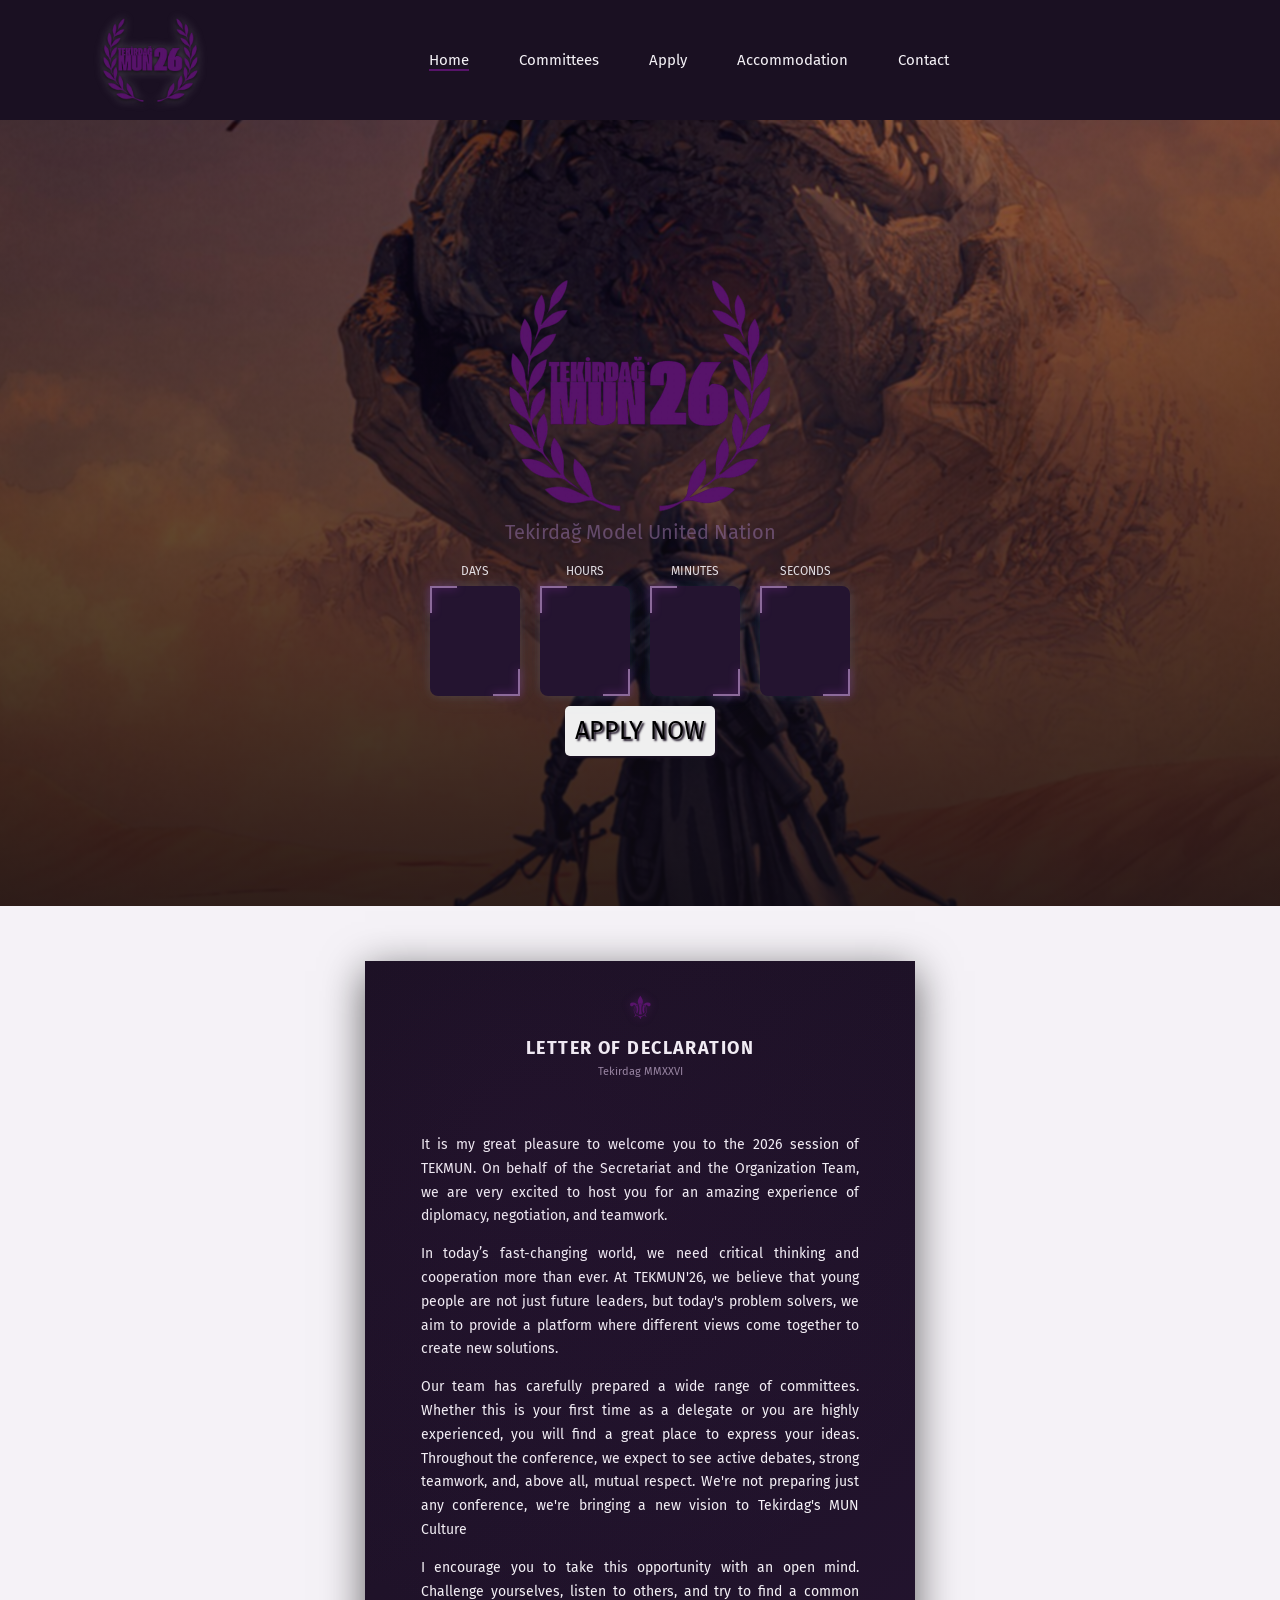
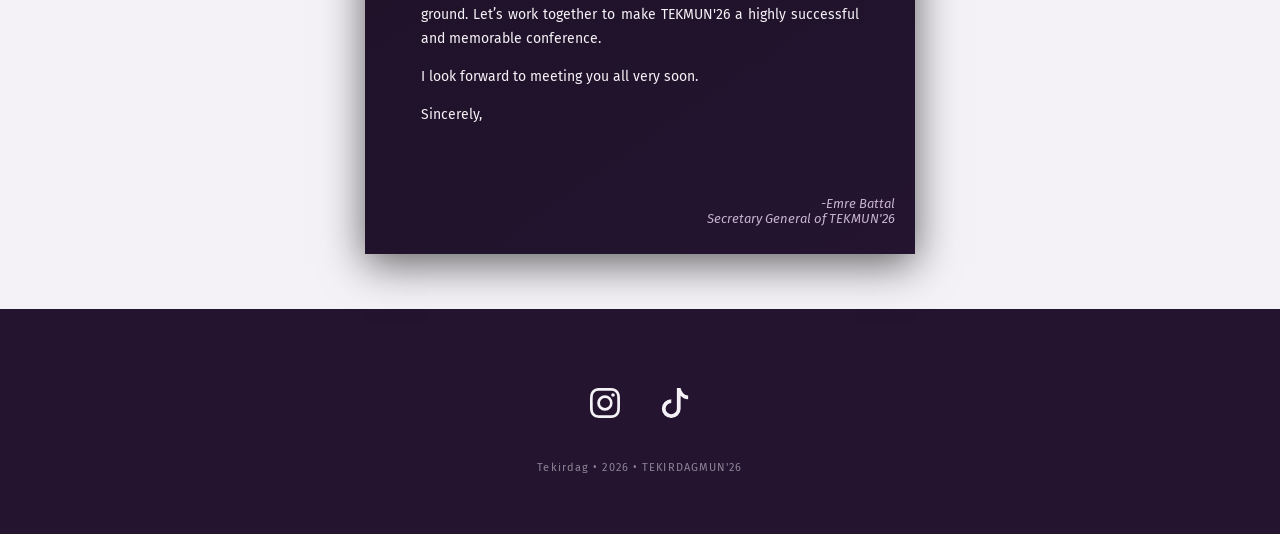
<file: index.html>
<!DOCTYPE html>
<html lang="en">
<head>
    <meta charset="UTF-8">
    <meta name="viewport" content="width=device-width, initial-scale=1.0">
    <title>TEKIRDAGMUN'26</title>
    <link rel="stylesheet" href="style/style.css">
    <link rel="icon" href="img/tekirdagmun26_logo.png" type="image/x-icon">
</head>
<body>
    <!-- Overlay Start -->
     <div class="overlay" id="overlay">

    <div class="overlay-box">

        <button class="close-btn" id="closeOverlay">
            ✕
        </button>

        <h2>İletişim Bilgileri</h2>

        <div class="info">

            <div class="info-item">
                Secretary General- Mehmet Emre Battal <br>
                📞 +90 501 342 05 <div style="display: none;">x</div> 99
            </div>

            <div class="info-item">
                Director General- Elif Naz Sarı <br>
                📞 +90 545 835 46 <div style="display: none;">x</div> 45
            </div>

            <div class="info-item">
                Head of PR Maya- Ela Celebci <br>
                📞 +90 541 474 72 <div style="display: none;">x</div> 34
            </div>

            <div class="info-item">
                ✉️ tekmodelunitednations@gmail.com
            </div>

        </div>
        <iframe class="map" src="https://www.google.com/maps/embed?pb=!1m18!1m12!1m3!1d3011.4506763191375!2d27.581520075513133!3d40.99350802033507!2m3!1f0!2f0!3f0!3m2!1i1024!2i768!4f13.1!3m3!1m2!1s0x14b4f4fdb97d93a9%3A0x7f4ceb44179aabd!2sTekirda%C4%9F%20Nam%C4%B1k%20Kemal%20%C3%9Cniversitesi!5e0!3m2!1str!2str!4v1779542387247!5m2!1str!2str"  style="border:0;" allowfullscreen="" loading="lazy" referrerpolicy="no-referrer-when-downgrade"></iframe>
    </div>

</div>
    <!-- Overlay End -->
     <!-- Header Start -->
     <header>
         <div class="logo">
             <a href="index.html">
                 <img src="img/tekirdagmun26_logo.png" alt="tekirdagmun_logo" class="tekirdagmun_logo">
                </a>
            </div>
            <nav class="navbar" id="navbar">
                <ul class="navbar_list">
                    <li class="navbar_list_li active"><a href="index.html">Home</a></li>
                    <li class="navbar_list_li"><a href="committees.html">Committees</a></li>
                    <li class="navbar_list_li"><a href="apply.html">Apply</a></li>
                    <li class="navbar_list_li"><a href="accommodation.html">Accommodation</a></li>
                    <li class="navbar_list_li"  id="openOverlay">Contact</li>
                </ul>
            </nav>
            <div class="buttons">
                <button id="menu_btn">
                    <i class="bi bi-list" >
                        <svg xmlns="http://www.w3.org/2000/svg" width="16" height="16" fill="currentColor" class="bi bi-list" viewBox="0 0 16 16">
                            <path fill-rule="evenodd" d="M2.5 12a.5.5 0 0 1 .5-.5h10a.5.5 0 0 1 0 1H3a.5.5 0 0 1-.5-.5m0-4a.5.5 0 0 1 .5-.5h10a.5.5 0 0 1 0 1H3a.5.5 0 0 1-.5-.5m0-4a.5.5 0 0 1 .5-.5h10a.5.5 0 0 1 0 1H3a.5.5 0 0 1-.5-.5"/>
                        </svg>               
                    </i>
                </button>
            </div>
        </header>
        <!-- Header  End -->
        <!-- Home Start -->
        <section class="home_section">
        <div class="home_big_container hidden">
            <div class="home_logo_container">
                <img src="img/tekirdagmun26_logo.png" alt="tekirdagmun_logo">
            </div>
            <div class="home_head_container">
                <span>Tekirdağ Model United Nation</span>
            </div>
            <div class="countdown_container">
                <div class="countdown">
            
                    <div class="unit">
                      <div class="label">DAYS</div>
                      <div class="box" id="days">
                        <span class="num current"></span>
                      </div>
                    </div>
                
                    <div class="unit">
                      <div class="label">HOURS</div>
                      <div class="box" id="hours">
                        <span class="num current"></span>
                      </div>
                    </div>
                
                    <div class="unit">
                      <div class="label">MINUTES</div>
                      <div class="box" id="minutes">
                        <span class="num current"></span>
                      </div>
                    </div>
                
                    <div class="unit">
                      <div class="label">SECONDS</div>
                      <div class="box" id="seconds">
                        <span class="num current"></span>
                      </div>
                    </div>
            
                </div>
            </div>
            <div class="home_apply_container">
                <a href="apply.html">
                    <button>
                        APPLY NOW
                    </button>                
                </a>
            </div>
        </div>
    </section>
    <!-- Home End -->
    <!-- Letter Start -->
    <section class="letter_section">
        <div class="letter_big_container hidden">
              <main class="scroll">

    <!-- Seal -->
    <div class="seal">⚜</div>

    <!-- Header -->
    <div class="letter_header">
      <!-- <p class="realm">THE IMPERIAL COURT</p> -->
      <h1>LETTER OF DECLARATION</h1>
      <p class="date">Tekirdag MMXXVI</p>
    </div>

    <!-- Body -->
    <section class="letter_body">
      <p>
    It is my great pleasure to welcome you to the 2026 session of TEKMUN. On behalf of the Secretariat and the Organization Team, we are very excited to host you for an amazing experience of diplomacy, negotiation, and teamwork.  
    </p>

      <p>
In today’s fast-changing world, we need critical thinking and cooperation more than ever. At TEKMUN'26, we believe that young people are not just future leaders, but today's problem solvers, we aim to provide a platform where different views come together to create new solutions.
    </p>

      <p>
    Our team has carefully prepared a wide range of committees. Whether this is your first time as a delegate or you are highly experienced, you will find a great place to express your ideas. Throughout the conference, we expect to see active debates, strong teamwork, and, above all, mutual respect. We're not preparing just any conference, we're bringing a new vision to Tekirdag's MUN Culture  
    </p>
    <p>
        I encourage you to take this opportunity with an open mind. Challenge yourselves, listen to others, and try to find a common ground. Let’s work together to make TEKMUN'26 a highly successful and memorable conference.
    </p>
    <p>
        I look forward to meeting you all very soon.
    </p>
    <p>
        Sincerely,
    </p>
    </section>

    <!-- Signature -->
    <div class="letter_footer">
      <p>-Emre Battal</p>
      <p>Secretary General of TEKMUN'26</p>
    </div>

  </main>
        </div>
    </section>
    <!-- Letter End -->
     <!-- Footer Start -->
    <footer class="footer_section">
        <div class="footer_big_container">
            <div class="social_media_container">
                <ul class="footer_list">
                <li class="footer_list_instagram">
                    <a href="https://www.instagram.com/tekmun26/">
                        <i>
                            <svg xmlns="http://www.w3.org/2000/svg" fill="currentColor" class="bi bi-instagram"
                                viewBox="0 0 16 16">
                                <path
                                    d="M8 0C5.829 0 5.556.01 4.703.048 3.85.088 3.269.222 2.76.42a3.9 3.9 0 0 0-1.417.923A3.9 3.9 0 0 0 .42 2.76C.222 3.268.087 3.85.048 4.7.01 5.555 0 5.827 0 8.001c0 2.172.01 2.444.048 3.297.04.852.174 1.433.372 1.942.205.526.478.972.923 1.417.444.445.89.719 1.416.923.51.198 1.09.333 1.942.372C5.555 15.99 5.827 16 8 16s2.444-.01 3.298-.048c.851-.04 1.434-.174 1.943-.372a3.9 3.9 0 0 0 1.416-.923c.445-.445.718-.891.923-1.417.197-.509.332-1.09.372-1.942C15.99 10.445 16 10.173 16 8s-.01-2.445-.048-3.299c-.04-.851-.175-1.433-.372-1.941a3.9 3.9 0 0 0-.923-1.417A3.9 3.9 0 0 0 13.24.42c-.51-.198-1.092-.333-1.943-.372C10.443.01 10.172 0 7.998 0zm-.717 1.442h.718c2.136 0 2.389.007 3.232.046.78.035 1.204.166 1.486.275.373.145.64.319.92.599s.453.546.598.92c.11.281.24.705.275 1.485.039.843.047 1.096.047 3.231s-.008 2.389-.047 3.232c-.035.78-.166 1.203-.275 1.485a2.5 2.5 0 0 1-.599.919c-.28.28-.546.453-.92.598-.28.11-.704.24-1.485.276-.843.038-1.096.047-3.232.047s-2.39-.009-3.233-.047c-.78-.036-1.203-.166-1.485-.276a2.5 2.5 0 0 1-.92-.598 2.5 2.5 0 0 1-.6-.92c-.109-.281-.24-.705-.275-1.485-.038-.843-.046-1.096-.046-3.233s.008-2.388.046-3.231c.036-.78.166-1.204.276-1.486.145-.373.319-.64.599-.92s.546-.453.92-.598c.282-.11.705-.24 1.485-.276.738-.034 1.024-.044 2.515-.045zm4.988 1.328a.96.96 0 1 0 0 1.92.96.96 0 0 0 0-1.92m-4.27 1.122a4.109 4.109 0 1 0 0 8.217 4.109 4.109 0 0 0 0-8.217m0 1.441a2.667 2.667 0 1 1 0 5.334 2.667 2.667 0 0 1 0-5.334" />
                            </svg>
                        </i>
                    </a>
                </li>
                <li class="footer_list_tiktok">
                    <a href="https://www.tiktok.com/@tekmun26">
                        <i>
                            <svg xmlns="http://www.w3.org/2000/svg" fill="currentColor" class="bi bi-tiktok"
                                viewBox="0 0 16 16">
                                <path
                                    d="M9 0h1.98c.144.715.54 1.617 1.235 2.512C12.895 3.389 13.797 4 15 4v2c-1.753 0-3.07-.814-4-1.829V11a5 5 0 1 1-5-5v2a3 3 0 1 0 3 3z" />
                            </svg>
                        </i>
                    </a>
                </li>
            </ul>
            </div>
            <div class="footer_text">
                <p class="meta_strip">Tekirdag • 2026 • TEKIRDAGMUN'26</p>
            </div>
        </div>
    </footer>
    <!-- Footer End -->
    <script src="js/countdown.js"></script>
    <script src="js/scroll.js"></script>
    <script src="js/navbar.js"></script>
    <script src="js/home_overlay.js"></script>
</body>
</html>
</file>
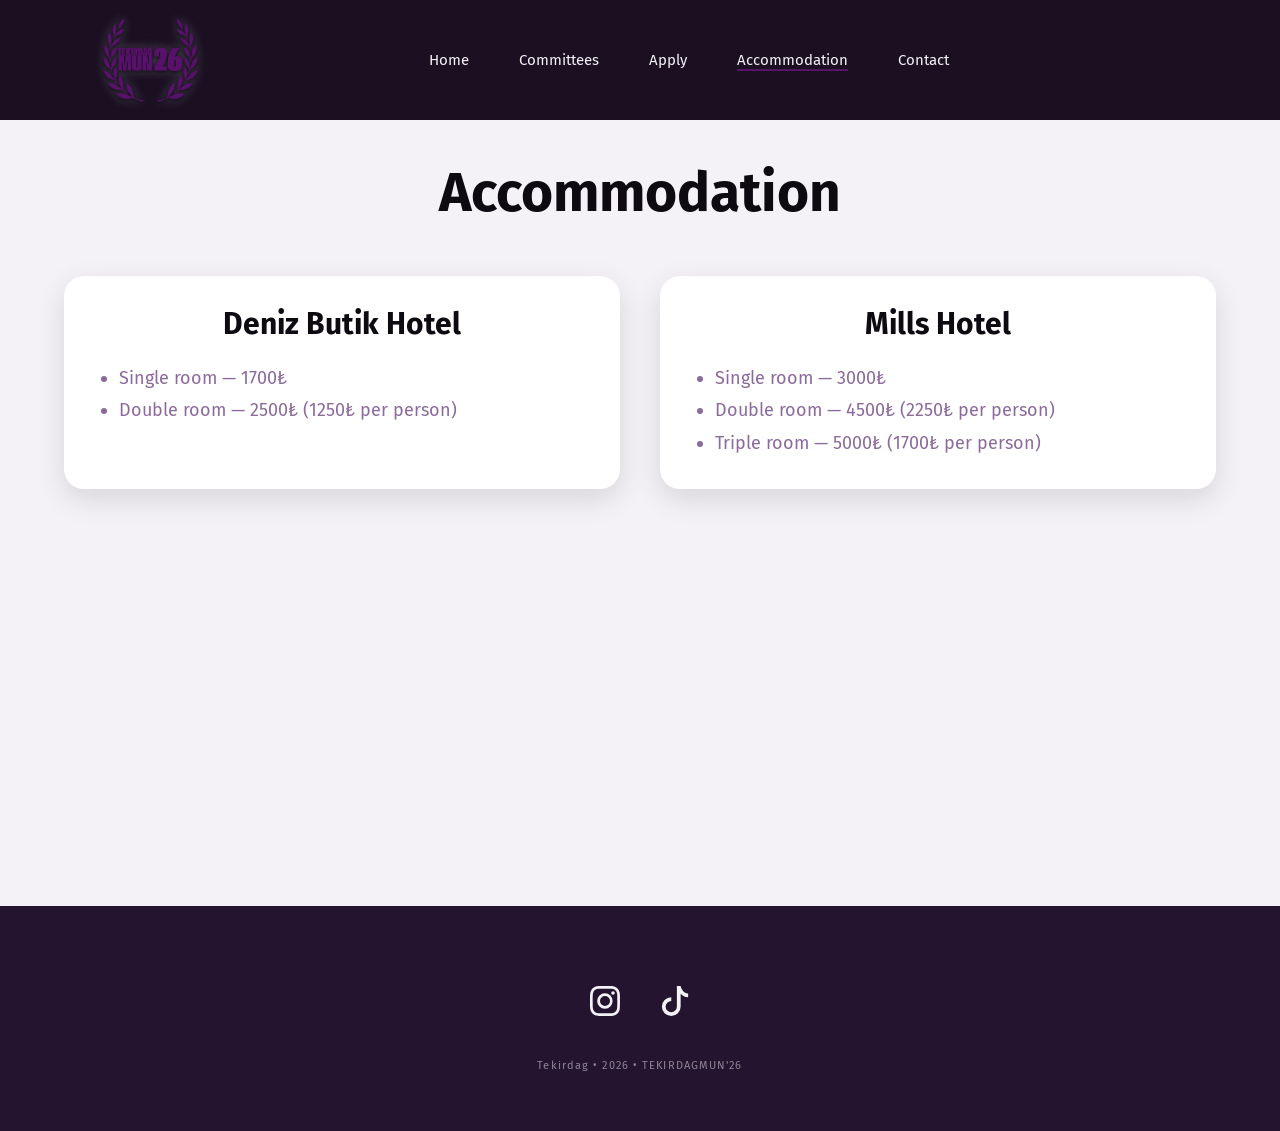
<file: accommodation.html>
<!DOCTYPE html>
<html lang="en">
<head>
    <meta charset="UTF-8">
    <meta name="viewport" content="width=device-width, initial-scale=1.0">
    <title>TEKIRDAGMUN'26 | Accommodation</title>
    <link rel="stylesheet" href="style/style.css">
    <link rel="icon" href="img/tekirdagmun26_logo.png" type="image/x-icon">
</head>
<body>
        <!-- Overlay Start -->
     <div class="overlay" id="overlay">

    <div class="overlay-box">

        <button class="close-btn" id="closeOverlay">
            ✕
        </button>

        <h2>İletişim Bilgileri</h2>

        <div class="info">

            <div class="info-item">
                Secretary General- Mehmet Emre Battal <br>
                📞 +90 501 342 05 <div style="display: none;">x</div> 99
            </div>

            <div class="info-item">
                Director General- Elif Naz Sarı <br>
                📞 +90 545 835 46 <div style="display: none;">x</div> 45
            </div>

            <div class="info-item">
                Head of PR Maya- Ela Celebci <br>
                📞 +90 541 474 72 <div style="display: none;">x</div> 34
            </div>

            <div class="info-item">
                ✉️ tekmodelunitednations@gmail.com
            </div>

        </div>
        <iframe class="map" src="https://www.google.com/maps/embed?pb=!1m18!1m12!1m3!1d3011.4506763191375!2d27.581520075513133!3d40.99350802033507!2m3!1f0!2f0!3f0!3m2!1i1024!2i768!4f13.1!3m3!1m2!1s0x14b4f4fdb97d93a9%3A0x7f4ceb44179aabd!2sTekirda%C4%9F%20Nam%C4%B1k%20Kemal%20%C3%9Cniversitesi!5e0!3m2!1str!2str!4v1779542387247!5m2!1str!2str"  style="border:0;" allowfullscreen="" loading="lazy" referrerpolicy="no-referrer-when-downgrade"></iframe>
    </div>

</div>
    <!-- Overlay End -->
     <!-- Header Start -->
     <header>
         <div class="logo">
             <a href="index.html">
                 <img src="img/tekirdagmun26_logo.png" alt="tekirdagmun_logo" class="tekirdagmun_logo">
                </a>
            </div>
            <nav class="navbar" id="navbar">
                <ul class="navbar_list">
                    <li class="navbar_list_li"><a href="index.html">Home</a></li>
                    <li class="navbar_list_li"><a href="committees.html">Committees</a></li>
                    <li class="navbar_list_li"><a href="apply.html">Apply</a></li>
                    <li class="navbar_list_li active"><a href="accommodation.html">Accommodation</a></li>
                    <li class="navbar_list_li"  id="openOverlay">Contact</li>
                </ul>
            </nav>
            <div class="buttons">
                <button id="menu_btn">
                    <i class="bi bi-list" >
                        <svg xmlns="http://www.w3.org/2000/svg" width="16" height="16" fill="currentColor" class="bi bi-list" viewBox="0 0 16 16">
                            <path fill-rule="evenodd" d="M2.5 12a.5.5 0 0 1 .5-.5h10a.5.5 0 0 1 0 1H3a.5.5 0 0 1-.5-.5m0-4a.5.5 0 0 1 .5-.5h10a.5.5 0 0 1 0 1H3a.5.5 0 0 1-.5-.5m0-4a.5.5 0 0 1 .5-.5h10a.5.5 0 0 1 0 1H3a.5.5 0 0 1-.5-.5"/>
                        </svg>               
                    </i>
                </button>
            </div>
        </header>
        <!-- Header End -->
<!-- Accommodation Start -->
<section class="accommodation_container">

    <h2 class="accommodation_head">Accommodation</h2>

    <ul class="accommodation_list">

        <li class="accommodation_list_eleman">

            <h3 class="accommodation_alt_head">
                Deniz Butik Hotel
            </h3>

            <ul class="accommodation_hotel_list">
                <li class="accommodation_hotel_list_eleman">
                    Single room — 1700₺
                </li>

                <li class="accommodation_hotel_list_eleman">
                    Double room — 2500₺
                    <span>(1250₺ per person)</span>
                </li>
            </ul>

        </li>


        <li class="accommodation_list_eleman">

            <h3 class="accommodation_alt_head">
                Mills Hotel
            </h3>

            <ul class="accommodation_hotel_list">
                <li class="accommodation_hotel_list_eleman">
                    Single room — 3000₺
                </li>

                <li class="accommodation_hotel_list_eleman">
                    Double room — 4500₺
                    <span>(2250₺ per person)</span>
                </li>

                <li class="accommodation_hotel_list_eleman">
                    Triple room — 5000₺
                    <span>(1700₺ per person)</span>
                </li>
            </ul>

        </li>

    </ul>

</section>
<!-- Accommodation End -->
        <!-- Footer Start -->
    <footer class="footer_section">
        <div class="footer_big_container">
            <div class="social_media_container">
                <ul class="footer_list">
                <li class="footer_list_instagram">
                    <a href="https://www.instagram.com/tekmun26/">
                        <i>
                            <svg xmlns="http://www.w3.org/2000/svg" fill="currentColor" class="bi bi-instagram"
                                viewBox="0 0 16 16">
                                <path
                                    d="M8 0C5.829 0 5.556.01 4.703.048 3.85.088 3.269.222 2.76.42a3.9 3.9 0 0 0-1.417.923A3.9 3.9 0 0 0 .42 2.76C.222 3.268.087 3.85.048 4.7.01 5.555 0 5.827 0 8.001c0 2.172.01 2.444.048 3.297.04.852.174 1.433.372 1.942.205.526.478.972.923 1.417.444.445.89.719 1.416.923.51.198 1.09.333 1.942.372C5.555 15.99 5.827 16 8 16s2.444-.01 3.298-.048c.851-.04 1.434-.174 1.943-.372a3.9 3.9 0 0 0 1.416-.923c.445-.445.718-.891.923-1.417.197-.509.332-1.09.372-1.942C15.99 10.445 16 10.173 16 8s-.01-2.445-.048-3.299c-.04-.851-.175-1.433-.372-1.941a3.9 3.9 0 0 0-.923-1.417A3.9 3.9 0 0 0 13.24.42c-.51-.198-1.092-.333-1.943-.372C10.443.01 10.172 0 7.998 0zm-.717 1.442h.718c2.136 0 2.389.007 3.232.046.78.035 1.204.166 1.486.275.373.145.64.319.92.599s.453.546.598.92c.11.281.24.705.275 1.485.039.843.047 1.096.047 3.231s-.008 2.389-.047 3.232c-.035.78-.166 1.203-.275 1.485a2.5 2.5 0 0 1-.599.919c-.28.28-.546.453-.92.598-.28.11-.704.24-1.485.276-.843.038-1.096.047-3.232.047s-2.39-.009-3.233-.047c-.78-.036-1.203-.166-1.485-.276a2.5 2.5 0 0 1-.92-.598 2.5 2.5 0 0 1-.6-.92c-.109-.281-.24-.705-.275-1.485-.038-.843-.046-1.096-.046-3.233s.008-2.388.046-3.231c.036-.78.166-1.204.276-1.486.145-.373.319-.64.599-.92s.546-.453.92-.598c.282-.11.705-.24 1.485-.276.738-.034 1.024-.044 2.515-.045zm4.988 1.328a.96.96 0 1 0 0 1.92.96.96 0 0 0 0-1.92m-4.27 1.122a4.109 4.109 0 1 0 0 8.217 4.109 4.109 0 0 0 0-8.217m0 1.441a2.667 2.667 0 1 1 0 5.334 2.667 2.667 0 0 1 0-5.334" />
                            </svg>
                        </i>
                    </a>
                </li>
                <li class="footer_list_tiktok">
                    <a href="https://www.tiktok.com/@tekmun26">
                        <i>
                            <svg xmlns="http://www.w3.org/2000/svg" fill="currentColor" class="bi bi-tiktok"
                                viewBox="0 0 16 16">
                                <path
                                    d="M9 0h1.98c.144.715.54 1.617 1.235 2.512C12.895 3.389 13.797 4 15 4v2c-1.753 0-3.07-.814-4-1.829V11a5 5 0 1 1-5-5v2a3 3 0 1 0 3 3z" />
                            </svg>
                        </i>
                    </a>
                </li>
            </ul>
            </div>
            <div class="footer_text">
                <p class="meta_strip">Tekirdag • 2026 • TEKIRDAGMUN'26</p>
            </div>
        </div>
    </footer>
    <!-- Footer End -->
    <script src="js/scroll.js"></script>
    <script src="js/navbar.js"></script>
    <script src="js/home_overlay.js"></script>
</body>
</html>
</file>
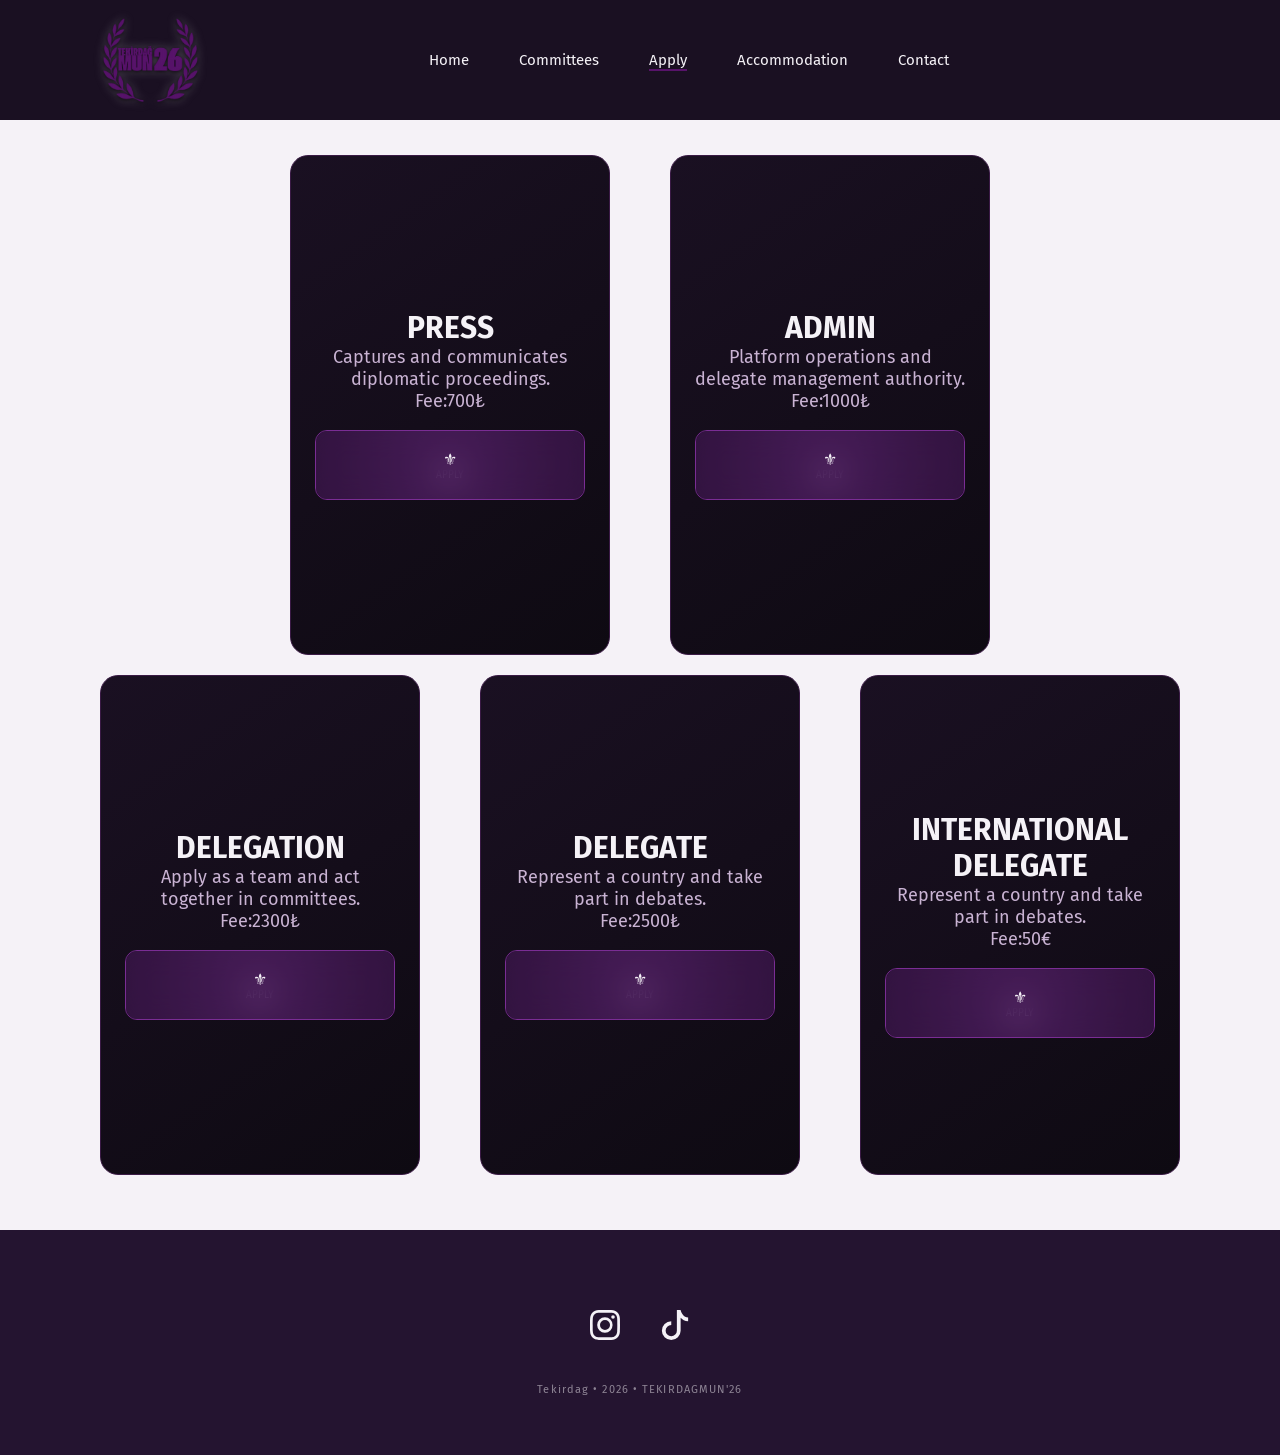
<file: apply.html>
<!doctype html>
<html lang="en">
  <head>
    <meta charset="UTF-8" />
    <meta name="viewport" content="width=device-width, initial-scale=1.0" />
    <title>TEKIRDAGMUN'26 | Apply</title>
    <link rel="stylesheet" href="style/style.css" />
    <link rel="icon" href="img/tekirdagmun26_logo.png" type="image/x-icon" />
  </head>
  <body>
    <!-- Overlay Start -->
     <div class="overlay" id="overlay">

    <div class="overlay-box">

        <button class="close-btn" id="closeOverlay">
            ✕
        </button>

        <h2>İletişim Bilgileri</h2>

        <div class="info">

            <div class="info-item">
                Secretary General- Mehmet Emre Battal <br>
                📞 +90 501 342 05 <div style="display: none;">x</div> 99
            </div>

            <div class="info-item">
                Director General- Elif Naz Sarı <br>
                📞 +90 545 835 46 <div style="display: none;">x</div> 45
            </div>

            <div class="info-item">
                Head of PR Maya- Ela Celebci <br>
                📞 +90 541 474 72 <div style="display: none;">x</div> 34
            </div>

            <div class="info-item">
                ✉️ tekmodelunitednations@gmail.com
            </div>

        </div>
        <iframe class="map" src="https://www.google.com/maps/embed?pb=!1m18!1m12!1m3!1d3011.4506763191375!2d27.581520075513133!3d40.99350802033507!2m3!1f0!2f0!3f0!3m2!1i1024!2i768!4f13.1!3m3!1m2!1s0x14b4f4fdb97d93a9%3A0x7f4ceb44179aabd!2sTekirda%C4%9F%20Nam%C4%B1k%20Kemal%20%C3%9Cniversitesi!5e0!3m2!1str!2str!4v1779542387247!5m2!1str!2str"  style="border:0;" allowfullscreen="" loading="lazy" referrerpolicy="no-referrer-when-downgrade"></iframe>
    </div>

</div>
    <!-- Overlay End -->
    <!-- Header Start -->
    <header>
      <div class="logo">
        <a href="index.html">
          <img
            src="img/tekirdagmun26_logo.png"
            alt="tekirdagmun_logo"
            class="tekirdagmun_logo"
          />
        </a>
      </div>
      <nav class="navbar" id="navbar">
        <ul class="navbar_list">
          <li class="navbar_list_li"><a href="index.html">Home</a></li>
          <li class="navbar_list_li">
            <a href="committees.html">Committees</a>
          </li>
          <li class="navbar_list_li active"><a href="apply.html">Apply</a></li>
          <li class="navbar_list_li"><a href="accommodation.html">Accommodation</a></li>
          <li class="navbar_list_li" id="openOverlay">Contact</li>
        </ul>
      </nav>
      <div class="buttons">
        <button id="menu_btn">
          <i class="bi bi-list">
            <svg
              xmlns="http://www.w3.org/2000/svg"
              width="16"
              height="16"
              fill="currentColor"
              class="bi bi-list"
              viewBox="0 0 16 16"
            >
              <path
                fill-rule="evenodd"
                d="M2.5 12a.5.5 0 0 1 .5-.5h10a.5.5 0 0 1 0 1H3a.5.5 0 0 1-.5-.5m0-4a.5.5 0 0 1 .5-.5h10a.5.5 0 0 1 0 1H3a.5.5 0 0 1-.5-.5m0-4a.5.5 0 0 1 .5-.5h10a.5.5 0 0 1 0 1H3a.5.5 0 0 1-.5-.5"
              />
            </svg>
          </i>
        </button>
      </div>
    </header>
    <!-- Header End -->
    <!-- Apply Section Start -->
    <section class="apply_section">
      <div class="apply_big_container hidden">
        <ul class="apply_first_list">
          <li class="apply_first_list_eleman">
            <div class="apply_card">
              <div class="card_content">
                <h3 class="card_title">PRESS</h3>
                <p class="card_desc">Captures and communicates diplomatic proceedings. <br> Fee:700₺</p>
                <a href="https://docs.google.com/forms/u/4/d/1FmttwBdWc3F-7MqBIK6xQheGJ4oRk8IQw7pPGrYjEQs/edit#question=1037368646&field=141077325" class="seal_button sealed">
                  <span class="seal_icon">⚜</span>
                  <span class="seal_text">APPLY</span>
                </a>
            </div>
          </li>
          <li class="apply_first_list_eleman">
            <div class="apply_card">
              <div class="card_content">
                <h3 class="card_title">ADMIN</h3>
                <p class="card_desc">Platform operations and delegate management authority. <br> Fee:1000₺</p>

<!--                 <div class="card_meta">
                  <span>Delegates: 2</span>
                  <span>Difficulty: Medium</span>
                </div>
              </div> -->

                <a href="https://docs.google.com/forms/d/1YNe7WxpAov1-_IdMSade_eiqCBJI6lfXpq82A8Nps8w/edit#question=1037368646&field=141077325" class="seal_button sealed">
                  <span class="seal_icon">⚜</span>
                  <span class="seal_text">APPLY</span>
                </a>
            </div>
          </li>
          
        </ul>
      </div>
            <div class="apply_big_container hidden" style="margin: 2rem 0rem;">
        <ul class="apply_first_list">
          <li class="apply_first_list_eleman">
            <div class="apply_card">
              <div class="card_content">
                <h3 class="card_title">DELEGATION</h3>
                <p class="card_desc">Apply as a team and act together in committees.<br> Fee:2300₺</p>
                <a href="https://docs.google.com/forms/u/4/d/1YWeYjmgz3XOXIrBnnJOU9HuBHXRANmIjSsc7S7tegak/edit?usp=forms_home&ouid=104754354708016448754&ths=true" class="seal_button sealed">
                  <span class="seal_icon">⚜</span>
                  <span class="seal_text">APPLY</span>
                </a>
            </div>
          </li>
          <li class="apply_first_list_eleman">
            <div class="apply_card">
              <div class="card_content">
                <h3 class="card_title">DELEGATE</h3>
                <p class="card_desc">Represent a country and take part in debates.<br> Fee:2500₺</p>

<!--                 <div class="card_meta">
                  <span>Delegates: 2</span>
                  <span>Difficulty: Medium</span>
                </div>
              </div> -->

                <a href="https://docs.google.com/forms/d/1SEEkgNR6UDl9jc5hRg4lsezrOF66MUfl6WEPtDuRSVY/edit" class="seal_button sealed">
                  <span class="seal_icon">⚜</span>
                  <span class="seal_text">APPLY</span>
                </a>
            </div>
          </li>
                    <li class="apply_first_list_eleman">
            <div class="apply_card">
              <div class="card_content">
                <h3 class="card_title">INTERNATIONAL DELEGATE</h3>
                <p class="card_desc">Represent a country and take part in debates.<br> Fee:50€</p>

<!--                 <div class="card_meta">
                  <span>Delegates: 2</span>
                  <span>Difficulty: Medium</span>
                </div>
              </div> -->

                <a href="https://docs.google.com/forms/d/1kw9M3rIowHlmENC_D1ASpOuiwdHjp5eTRB3dtaCY_0A/edit" class="seal_button sealed">
                  <span class="seal_icon">⚜</span>
                  <span class="seal_text">APPLY</span>
                </a>
            </div>
          </li>
          
        </ul>
      </div>
    </section>
    <!-- Apply Section End -->
    <!-- Footer Start -->
    <footer class="footer_section">
        <div class="footer_big_container">
            <div class="social_media_container">
                <ul class="footer_list">
                <li class="footer_list_instagram">
                    <a href="https://www.instagram.com/tekmun26/">
                        <i>
                            <svg xmlns="http://www.w3.org/2000/svg" fill="currentColor" class="bi bi-instagram"
                                viewBox="0 0 16 16">
                                <path
                                    d="M8 0C5.829 0 5.556.01 4.703.048 3.85.088 3.269.222 2.76.42a3.9 3.9 0 0 0-1.417.923A3.9 3.9 0 0 0 .42 2.76C.222 3.268.087 3.85.048 4.7.01 5.555 0 5.827 0 8.001c0 2.172.01 2.444.048 3.297.04.852.174 1.433.372 1.942.205.526.478.972.923 1.417.444.445.89.719 1.416.923.51.198 1.09.333 1.942.372C5.555 15.99 5.827 16 8 16s2.444-.01 3.298-.048c.851-.04 1.434-.174 1.943-.372a3.9 3.9 0 0 0 1.416-.923c.445-.445.718-.891.923-1.417.197-.509.332-1.09.372-1.942C15.99 10.445 16 10.173 16 8s-.01-2.445-.048-3.299c-.04-.851-.175-1.433-.372-1.941a3.9 3.9 0 0 0-.923-1.417A3.9 3.9 0 0 0 13.24.42c-.51-.198-1.092-.333-1.943-.372C10.443.01 10.172 0 7.998 0zm-.717 1.442h.718c2.136 0 2.389.007 3.232.046.78.035 1.204.166 1.486.275.373.145.64.319.92.599s.453.546.598.92c.11.281.24.705.275 1.485.039.843.047 1.096.047 3.231s-.008 2.389-.047 3.232c-.035.78-.166 1.203-.275 1.485a2.5 2.5 0 0 1-.599.919c-.28.28-.546.453-.92.598-.28.11-.704.24-1.485.276-.843.038-1.096.047-3.232.047s-2.39-.009-3.233-.047c-.78-.036-1.203-.166-1.485-.276a2.5 2.5 0 0 1-.92-.598 2.5 2.5 0 0 1-.6-.92c-.109-.281-.24-.705-.275-1.485-.038-.843-.046-1.096-.046-3.233s.008-2.388.046-3.231c.036-.78.166-1.204.276-1.486.145-.373.319-.64.599-.92s.546-.453.92-.598c.282-.11.705-.24 1.485-.276.738-.034 1.024-.044 2.515-.045zm4.988 1.328a.96.96 0 1 0 0 1.92.96.96 0 0 0 0-1.92m-4.27 1.122a4.109 4.109 0 1 0 0 8.217 4.109 4.109 0 0 0 0-8.217m0 1.441a2.667 2.667 0 1 1 0 5.334 2.667 2.667 0 0 1 0-5.334" />
                            </svg>
                        </i>
                    </a>
                </li>
                <li class="footer_list_tiktok">
                    <a href="https://www.tiktok.com/@tekmun26">
                        <i>
                            <svg xmlns="http://www.w3.org/2000/svg" fill="currentColor" class="bi bi-tiktok"
                                viewBox="0 0 16 16">
                                <path
                                    d="M9 0h1.98c.144.715.54 1.617 1.235 2.512C12.895 3.389 13.797 4 15 4v2c-1.753 0-3.07-.814-4-1.829V11a5 5 0 1 1-5-5v2a3 3 0 1 0 3 3z" />
                            </svg>
                        </i>
                    </a>
                </li>
            </ul>
            </div>
            <div class="footer_text">
                <p class="meta_strip">Tekirdag • 2026 • TEKIRDAGMUN'26</p>
            </div>
        </div>
    </footer>
    <!-- Footer End -->
    <script src="js/apply.js"></script>
    <script src="js/scroll.js"></script>
    <script src="js/navbar.js"></script>
    <script src="js/home_overlay.js"></script>
  </body>
</html>
</file>
<file: style/style.css>
@import url("https://fonts.googleapis.com/css2?family=Fira+Sans:ital,wght@0,100;0,200;0,300;0,400;0,500;0,600;0,700;0,800;0,900;1,100;1,200;1,300;1,400;1,500;1,600;1,700;1,800;1,900&display=swap");

:root {
  --main-color: #57136a;

  /* Yazı renkleri */
  --text-primary: #f5f2f7; /* ana yazı (açık beyaz-mor kırık ton) */
  --text-secondary: #c9b3d3; /* ikincil yazılar */
  --text-muted: #8c6a9b; /* disabled / açıklamalar */

  /* Arka planlar */
  --bg-primary: #0e0a12; /* ana dark arka plan */
  --bg-secondary: #1a1022; /* kartlar / section */
  --bg-tertiary: #241430; /* hover / highlight alanlar */

  /* Border / detay */
  --border-color: #3a1a45;

  /* Accent türevleri */
  --accent-light: #7a2d94;
  --accent-dark: #3b0d47;
}

* {
  margin: 0;
  padding: 0;
  box-sizing: border-box;
  outline: none;
  border: none;
  text-decoration: none;
  transition: 0.2s ease;
  font-family: "Fira Sans", sans-serif;
}

/* BASE CODE START */

html {
  font-size: 62.5%;
  overflow-x: hidden;
  scroll-padding-top: 9rem;
  scroll-behavior: smooth;
}
html::-webkit-scrollbar {
  width: 0.8rem;
  height: auto;
  background-color: var(--text-secondary);
}

html::-webkit-scrollbar-track {
  background-color: transparent;
}

html::-webkit-scrollbar-thumb {
  border-radius: 3rem;
  background-color: var(--bg-tertiary);
}

body {
  background-color: var(--text-primary);
  color: var(--border-color);
  overflow-x: hidden;
}

a {
  color: var(--text-primary);
  text-decoration: none;
}

section {
  padding: 3.5rem 7%;
}

/* BASE CODE END */
/* Scroll Animation Start */
.hidden {
  opacity: 0;

  transform: translateY(100px);

  transition:
    opacity 1s ease,
    transform 1s ease;
}

.show {
  opacity: 1;

  transform: translateY(0);
}
/* Scroll Animation End */
/* Header Code Start*/

header .logo:hover .tekirdagmun_logo {
  opacity: 0.9;
}

header {
  background-color: #1A1022;
  width: 100vw;
  height: 12rem;
  display: flex;
  align-items: center;
  justify-content: space-around;
  position: static;
  z-index: 1000;
}
header .logo a {
  display: flex;
  align-items: center;
  gap: 1rem;
  text-decoration: none;
  filter: drop-shadow(0 1px 2px rgba(0, 0, 0, 0.9))
    drop-shadow(0 0 4px rgba(245, 242, 247, 0.25));
}

header .logo .tekirdagmun_logo {
  height: 9rem;
  display: block;
  filter: drop-shadow();
}

header .navbar ul li {
  list-style: none;
  font-size: 1.5rem;
  margin: 4rem 2.5rem 4rem 2.5rem;
}

header .navbar ul {
  display: flex;
  align-items: center;
  justify-content: center;
}

header .navbar .navbar_list_li {
  position: relative;
  color: var(--text-primary);
  display: inline-block;
  cursor: pointer;
}

header .navbar .navbar_list_li::after {
  content: "";
  position: absolute;
  left: 0;
  bottom: -2px;
  width: 100%;
  height: 2px;
  background: var(--main-color);

  transform: scaleX(0);
  transform-origin: left;
  transition: transform 0.3s ease;
}
header .navbar .navbar_list_li:hover::after,
header .navbar .navbar_list_li.active::after {
  transform: scaleX(1);
}

header .buttons button {
  z-index: 101;
  color: var(--bg-color);
  cursor: pointer;
  font-size: 2.5rem;
  margin: auto;
  background-color: transparent;
  display: none;
}
/* Home Section Start */
.home_section {
  position: relative;
  overflow: hidden;
  min-height: calc(100vh - 11.4rem);
  display: flex;
  flex-direction: column;
  align-items: center;
  justify-content: center;
  z-index: 0;
}
.home_section::before {
  content: "";
  position: absolute;
  inset: 0;

  background-image: url(/img/wp13653536-dune-movie-4k-wallpapers.jpg);
  background-size: cover;
  background-position: top;
  background-repeat: no-repeat;

  filter:
    brightness(0.95)
    contrast(1.2)
    saturate(0.8)
    blur(1px);

  transform: scale(1.03);

  z-index: -2;
}

.home_section::after {
  content: "";
  position: absolute;
  inset: 0;

  background:
    linear-gradient(
      to bottom,
      rgba(14, 10, 18, 0.4),
      rgba(14, 10, 18, 0.85)
    );

  z-index: -1;
}
.home_section .home_big_container .home_logo_container {
  display: flex;
  align-items: center;
  justify-content: center;
}
.home_section .home_big_container .home_logo_container img {
  height: 25rem;
}
.home_section .home_big_container .home_head_container {
  text-align: center;
  font-size: 2rem;
  color: var(--text-muted);
  opacity: 0.6;
}
.home_section .home_big_container .home_apply_container {
  display: flex;
  color: var(--text-muted);
  margin-top: 1rem;
  justify-content: center;
  align-items: center;
}
.home_section .home_big_container .home_apply_container button {
  padding: 1rem;
  cursor: pointer;
  text-shadow: 2px 2px 2px var(--bg-secondary);
  box-shadow: 2px 2px 2px var(--bg-secondary);
  font-size: 2.5rem;
  border-radius: 0.5rem;
}
.home_section .home_big_container .home_apply_container button:hover {
  text-shadow: none;
  box-shadow: none;
}

/* Home Section End */
/* Countdown Start */
.countdown {
  display: flex;
  gap: 2rem;
  justify-content: center;
  margin-top: 2rem;
}

.unit {
  text-align: center;
}

.label {
  color: var(--text-primary);
  font-size: 1.2rem;
  opacity: 0.9;
  margin-bottom: 0.8rem;
}

.box {
  width: 9rem;
  height: 11rem;
  position: relative;

  display: flex;
  align-items: center;
  justify-content: center;

  font-size: 4.2rem;
  font-family: monospace;
  color: #e6e6e6;

  background: var(--bg-tertiary);
  border-radius: 0.8rem;

  box-shadow:
    0 0 10px rgba(120, 200, 255, 0.12),
    0 0 25px rgba(120, 200, 255, 0.06);
}

.box::before {
  content: "";
  position: absolute;
  top: 0;
  left: 0;

  width: 2.5rem;
  height: 2.5rem;

  border-top: 0.2rem solid var(--text-muted);
  border-left: 0.2rem solid var(--text-muted);

  filter: drop-shadow(0 0 4px var(--accent-light));
}

.box::after {
  content: "";
  position: absolute;
  bottom: 0;
  right: 0;

  width: 2.5rem;
  height: 2.5rem;

  border-bottom: 0.2rem solid var(--text-muted);
  border-right: 0.2rem solid var(--text-muted);

  filter: drop-shadow(0 0 4px var(--accent-light));
}

.box:hover {
  box-shadow:
    0 0 15px rgba(120, 200, 255, 0.25),
    0 0 40px rgba(120, 200, 255, 0.15),
    inset 0 0 10px rgba(255, 255, 255, 0.05);
}

.num {
  position: absolute;
  width: 100%;
  text-align: center;
}

.num.out {
  animation: outAnim 0.35s forwards;
}

.num.in {
  animation: inAnim 0.35s forwards;
}

@keyframes outAnim {
  0% {
    transform: translateY(0);
    opacity: 1;
  }
  100% {
    transform: translateY(40px);
    opacity: 0;
  }
}

@keyframes inAnim {
  0% {
    transform: translateY(-40px);
    opacity: 0;
  }
  100% {
    transform: translateY(0);
    opacity: 1;
  }
}
/* Countdown End */
/* Letter Start */
/* Scroll / parchment sheet */
.letter_big_container {
  color: var(--text-primary);
  min-height: 100vh;
  z-index: 2;
  display: flex;
  flex-direction: column;
  align-items: center;
  justify-content: center;
}
/* .letter_big_container{
    display: flex;
        flex-direction: column;
    align-items: center;
    justify-content: center;
} */

/* Scroll / letter container */
.scroll {
  width: 100%;
  max-width: 50%;
  margin: 2rem;
  padding: 2.8rem 2rem;

  background: linear-gradient(145deg, var(--bg-secondary), var(--bg-tertiary));

  border: 0.1rempx solid var(--border-color);
  box-shadow: 0 1rem 4rem rgba(0, 0, 0, 0.6);
  position: relative;

  color: var(--text-primary);
}

/* subtle aging texture */
.scroll::before {
  content: "";
  position: absolute;
  inset: 0;
  background: radial-gradient(
    circle at 30% 20%,
    rgba(122, 45, 148, 0.15),
    transparent 60%
  );
  opacity: 0.4;
  pointer-events: none;
}

/* Seal */
.seal {
  text-align: center;
  font-size: 3.2rem;
  margin-bottom: 1rem;
  color: var(--main-color);
  text-shadow: 0 0 1rem rgba(122, 45, 148, 0.4);
}

/* Header */
.letter_header {
  text-align: center;
  margin-bottom: 2rem;
}

.realm {
  font-size: 1rem;
  letter-spacing: 0.25em;
  opacity: 0.7;
  color: var(--text-muted);
}

h1 {
  font-size: 1.8rem;
  margin: 0.6rem 0;
  letter-spacing: 0.08em;
  text-transform: uppercase;
  color: var(--text-primary);
}

.date {
  font-size: 1.1rem;
  opacity: 0.7;
  color: var(--text-secondary);
}

/* Body text */
.letter_body p {
  font-size: 1.4rem;
  line-height: 1.7;
  margin-bottom: 1.4rem;
  text-align: justify;

  color: var(--text-primary);
}

/* First letter drop */
/* .letter_body p:first-letter {
  font-size: 2.8rem;
  font-weight: bold;
  color: var(--accent-light);
} */

/* Footer signature */
.letter_footer {
  margin-top: 2rem;
  text-align: right;
  font-style: italic;
  font-size: 1.3rem;

  color: var(--text-secondary);
}
/* Letter End */
/* Footer Start */
.footer_section {
  position: static;
  color: var(--text-primary);
  background-color: var(--bg-tertiary);
  min-height: 25vh;
  z-index: 2;
  display: flex;
  align-items: center;
  justify-content: center;
}
.footer_section .footer_big_container {
  display: flex;
  align-items: center;
  flex-direction: column;
  justify-content: center;
}
footer .footer_list {
  padding: 3rem 3rem;
  list-style-type: none;
  display: flex;
  align-items: center;
  justify-content: center;
}

footer .footer_list .footer_list_instagram svg {
  cursor: pointer;
  color: var(--text-color);
  width: 3rem;
  margin: 0 2rem;
}

footer .footer_list .footer_list_tiktok svg {
  cursor: pointer;
  color: var(--text-color);
  width: 3rem;
  margin: 0 2rem;
}

footer .footer_list .footer_list_instagram svg:hover,
footer .footer_list .footer_list_tiktok svg:hover {
  opacity: 0.7;
}
.footer_big_container .footer_text .meta_strip {
  text-align: center;
  font-size: 1.1rem;
  opacity: 0.5;
  letter-spacing: 0.1em;
  padding: 1rem 0;
}
/* Foote End */

/* Overlay Start */
/* OVERLAY */

.overlay {
  position: fixed;
  inset: 0;
  z-index: 1000000000000000;
  background: rgba(0, 0, 0, 0.25);
  backdrop-filter: blur(8px);

  display: flex;
  justify-content: center;
  align-items: center;

  opacity: 0;
  visibility: hidden;

  transition: 0.35s;
}

/* ACTIVE */

.overlay.active {
  opacity: 1;
  visibility: visible;
}

/* BOX */

.overlay-box {
  width: 90%;
  max-width: 70rem;

  background: rgba(255, 255, 255, 0.92);

  border-radius: 2.4rem;

  padding: 3rem;

  position: relative;

  box-shadow: 0 1rem 4rem rgba(0, 0, 0, 0.2);

  animation: popup 0.35s ease;
}

@keyframes popup {
  from {
    transform: scale(0.8);
    opacity: 0;
  }

  to {
    transform: scale(1);
    opacity: 1;
  }
}

/* CLOSE */

.close-btn {
  position: absolute;
  top: 1.8rem;
  right: 1.8rem;

  width: 3.8rem;
  height: 3.8rem;

  border: none;
  border-radius: 50%;

  background: #57136a;
  color: white;

  font-size: 1.8rem;
  cursor: pointer;

  transition: 0.3s;
}

.close-btn:hover {
  transform: rotate(90deg) scale(1.1);
}

/* CONTENT */

.overlay-box h2 {
  color: #57136a;
  margin-bottom: 2rem;
}

.info {
  display: flex;
  flex-direction: column;
  gap: 1.4rem;

  margin-bottom: 2.4rem;
}

.info-item {
  padding: 1.4rem;
  background: #f3f3f3;
  border-radius: 1.4rem;

  color: #333;
  font-size: 1.5rem;
}

/* MAP */

.map {
  width: 100%;
  height: 30rem;

  border: none;
  border-radius: 1.8rem;
}
/* Overlay End */
/* Apply Start */

.apply_section {
  min-height: calc(100vh - 11.4rem);
  display: flex;
  flex-direction: column;
  align-items: center;
  justify-content: center;
  z-index: 2;
}
.apply_section .apply_big_container .apply_first_list .apply_first_list_eleman{
  display: flex;
  align-items: center;
  justify-content: center;
}
.apply_section .apply_big_container .apply_first_list {
   list-style: none;
  display: flex;
  justify-content: center;
  align-items: stretch;
  gap: 10rem;

}

.apply_card {
  width: 32rem;
  height: 50rem;
  padding: 2.4rem;
  background: linear-gradient(145deg, #1a1022, #0e0a12);
  border: 1px solid #3a1a45;
  border-radius: 18px;
  color: #f5f2f7;
  font-family: Arial;
  display: flex;
  flex-direction: column;
  align-items: center;
  justify-content: center;
}

.apply_card .card_content .card_title {
  font-size: 3rem;
  text-align: center;
}
.apply_card .card_content .card_desc {
  font-size: 1.8rem;
  text-align: center;
}
.card_desc {
  color: #c9b3d3;
}

/* SEAL BUTTON */
.seal_button {
  margin-top: 1.8rem;
  display: flex;
  flex-direction: column;
  align-items: center;
  justify-content: center;

  height: 7rem;
  border-radius: 1.2rem;

  border: 0.1rem solid #7a2d94;
  color: #f5f2f7;
  text-decoration: none;

  position: relative;
  overflow: hidden;

  background: radial-gradient(
    circle,
    rgba(122, 45, 148, 0.25),
    rgba(10, 5, 15, 0.8)
  );

  cursor: pointer;
}

/* SEAL LAYER */
.seal_button::before {
  content: "";
  position: absolute;
  inset: 0;
  background: rgba(122, 45, 148, 0.35);
  backdrop-filter: blur(15px);
  transition: 0.6s ease;
}

/* DEFAULT SEALED */
.seal_button.sealed::before {
  opacity: 1;
}

/* OPEN STATE */
.seal_button.unsealed::before {
  animation: sealBreak 0.8s ease forwards;
}

@keyframes sealBreak {
  0% {
    opacity: 1;
    transform: scale(1);
  }
  40% {
    transform: scale(1.2) rotate(6deg);
  }
  100% {
    opacity: 0;
    transform: scale(1.6) rotate(20deg);
  }
}

.seal_icon {
  font-size: 1.6rem;
  z-index: 2;
}
/* Apply End */
/* Accommodation Start */
/* .accommodation_container{
  position: relative;
  overflow: hidden;
  min-height: calc(100vh - 11.4rem);
  display: flex;
  flex-direction: column;
  align-items: center;
  justify-content: start;
  z-index: 0;
}
.accommodation_container .accommodation_head{
  color: var(--bg-primary);
  font-size: 5.5rem;
  text-align: center;
}
.accommodation_container .accommodation_list{
  display: flex;
  align-items: center;
  justify-content: center;
  gap: 20rem;
  list-style: none;
}

.accommodation_container .accommodation_list .accommodation_list_eleman .accommodation_alt_head{
  color: var(--bg-primary);
  font-size: 3rem;
}
.accommodation_container .accommodation_list .accommodation_list_eleman .accommodation_hotel_list{
  align-items: center;
  justify-content: center;
  list-style: disc;
}
.accommodation_container .accommodation_list .accommodation_list_eleman .accommodation_hotel_list .accommodation_hotel_list_eleman{
  color: var(--text-muted);
  font-size: 1.8rem;
} */
/* Accommodation Start */

.accommodation_container {
    position: relative;
    overflow: hidden;
    min-height: calc(100vh - 11.4rem);

    display: flex;
    flex-direction: column;
    align-items: center;
    justify-content: flex-start;

    padding: 4rem 5%;
    z-index: 0;
}

.accommodation_container .accommodation_head {
    color: var(--bg-primary);
    font-size: 5.5rem;
    text-align: center;
    margin-bottom: 5rem;
}

.accommodation_container .accommodation_list {
    width: 100%;
    max-width: 1200px;

    display: grid;
    grid-template-columns: repeat(2, minmax(0, 1fr));

    gap: 4rem;

    list-style: none;
    padding: 0;
    margin: 0;
}


/* Hotel Cards */

.accommodation_container
.accommodation_list
.accommodation_list_eleman {

    background: #fff;

    padding: 3rem;

    border-radius: 2rem;

    box-shadow: 0 10px 30px rgba(0, 0, 0, 0.12);

    transition:
        transform 0.3s ease,
        box-shadow 0.3s ease;
}


/* Hover */

.accommodation_container
.accommodation_list
.accommodation_list_eleman:hover {

    transform: translateY(-8px);

    box-shadow: 0 15px 35px rgba(0, 0, 0, 0.18);
}


/* Hotel Name */

.accommodation_container
.accommodation_list
.accommodation_list_eleman
.accommodation_alt_head {

    color: var(--bg-primary);

    font-size: 3rem;

    margin: 0 0 2rem 0;

    text-align: center;
}


/* Room List */

.accommodation_container
.accommodation_list
.accommodation_list_eleman
.accommodation_hotel_list {

    margin: 0;
    padding-left: 2.5rem;

    list-style: disc;
}


/* Room */

.accommodation_container
.accommodation_list
.accommodation_list_eleman
.accommodation_hotel_list
.accommodation_hotel_list_eleman {

    color: var(--text-muted);

    font-size: 1.8rem;

    line-height: 1.8;

}


/* Tablet */

@media (max-width: 900px) {

    .accommodation_container {
        padding: 4rem 6%;
    }

    .accommodation_container .accommodation_head {
        font-size: 4.5rem;
        margin-bottom: 4rem;
    }

    .accommodation_container .accommodation_list {
        grid-template-columns: 1fr;
        max-width: 650px;
        gap: 3rem;
    }

    .accommodation_container
    .accommodation_list
    .accommodation_list_eleman {

        padding: 2.5rem;
    }

    .accommodation_container
    .accommodation_list
    .accommodation_list_eleman
    .accommodation_alt_head {

        font-size: 2.7rem;
    }

}


/* Mobile */

@media (max-width: 600px) {

    .accommodation_container {
        padding: 3rem 5%;
    }

    .accommodation_container .accommodation_head {
        font-size: 3.5rem;
        margin-bottom: 3rem;
    }

    .accommodation_container .accommodation_list {
        gap: 2rem;
    }

    .accommodation_container
    .accommodation_list
    .accommodation_list_eleman {

        padding: 2rem;

        border-radius: 1.5rem;
    }

    .accommodation_container
    .accommodation_list
    .accommodation_list_eleman
    .accommodation_alt_head {

        font-size: 2.3rem;
        margin-bottom: 1.5rem;
    }

    .accommodation_container
    .accommodation_list
    .accommodation_list_eleman
    .accommodation_hotel_list
    .accommodation_hotel_list_eleman {

        font-size: 1.6rem;
        line-height: 1.7;
    }

}


/* Accommodation End */
/* Accommodation End */
/* Committees Start */
/* ── SECTION ── */
.committees_section {
  min-height: calc(100vh - 11.4rem);
  display: flex;
  flex-direction: column;
  align-items: center;
  justify-content: center;
  z-index: 2;
  background:
    radial-gradient(circle at top, rgba(122,45,148,0.08), transparent 40%),
    radial-gradient(circle at bottom, rgba(59,13,71,0.05), transparent 60%),
    #F5F2F7;
}
/* Header */
.committee_header{
  text-align:center;
  padding:6rem;
  position:relative;
}

.committee_header h1{
  letter-spacing:8px;
    color: var(--bg-primary);
  font-size:48px;
}

/* Section */
.committee{
    background: transparent;
  display:flex;
  align-items:stretch;
  justify-content:center;
/*   padding:80px 8vw; */
  gap:60px;
  opacity:0;
  transform:translateY(40px);
  transition:all 1s ease;
    border-bottom: 1px solid rgba(58,26,69,0.08);
  padding-bottom: 100px;
}

.committee.show{
  opacity:1;
  transform:translateY(0);
}

/* Alternating layout */
.committee:nth-of-type(even){
  flex-direction: row-reverse;
}

/* Image */
.image{
  flex:1;
  min-height:380px;
  min-width: 500px;
  border-radius:18px;
  background-size:contain;
  background-position:center;
  position:relative;
  overflow:hidden;
  border:1px solid var(--border);
}

.image::after{
  content:"";
  position:absolute;
  inset:0;
  background: linear-gradient(
    180deg,
    rgba(245,242,247,0.05),
    rgba(245,242,247,0.55)
  );
}

/* Text block */
.content{
  flex:1;
  display:flex;
  flex-direction:column;
  justify-content:center;
  gap:16px;
}

.number{
  letter-spacing: 6px;
  font-size: 11px;
  color:var(--text-muted);
}

.title{
  font-size: 42px;
  letter-spacing: 6px;
  text-transform: uppercase;
}

.desc{
  color:var(--text-secondary);
  line-height:1.6;
  max-width:420px;
}

/* Buttons */
.actions{
  display:flex;
  gap:14px;
  margin-top:10px;
}

.btn{
  padding:10px 18px;
  color: var(--accent-dark);
  border: 1px solid rgba(122,45,148,0.25);
  background: rgba(122,45,148,0.05);
  letter-spacing:2px;
  font-size:12px;
  cursor:pointer;
  transition:0.4s ease;
}
.committee.hidden{
  opacity: 0;
  transform: translateY(80px) scale(0.98);
  filter: blur(6px);
}

.committee.show{
  opacity: 1;
  transform: translateY(0) scale(1);
  filter: blur(0);
}
.btn:hover{
    background: rgba(122,45,148,0.12);
  color: var(--main-color);
  box-shadow:0 0 18px rgba(122,45,148,0.25);
  transform:translateY(-2px);
}

/* Responsive */
@media(max-width:900px){
  .committee,
  .committee:nth-child(even){
    flex-direction:column;
  }



  .image{
    min-height:260px;
    min-width: 300px;
  }

  .committee_header h1{
    font-size:34px;
  }
}

@media (max-width: 1440px) {
  .apply_section .apply_big_container .apply_first_list {
    gap: 6rem;
  }
}

@media (max-width: 1200px) {
  html { font-size: 58%; }

  .scroll { max-width: 70%; }

  .home_section .home_big_container .home_logo_container img {
    height: 32rem;
  }

  .apply_section .apply_big_container .apply_first_list {
    gap: 4rem;
  }

  .apply_card {
    width: 28rem;
  }
}

/* Laptop dar / büyük tablet: 993–1024px arası boşluğu kapat */
@media (max-width: 1024px) {
  html { font-size: 56%; }

  .apply_section .apply_big_container .apply_first_list {
    gap: 3rem;
    flex-direction: column;
  }

  .apply_card {
    width: 28rem;
    height: 45rem;
  }
}

/* Tablet / hamburger geçişi */
@media (max-width: 992px) {
  html { font-size: 55%; }

  section { padding: 3rem 4%; }

  header {
    position: sticky;
    justify-content: space-around;
    top: 0;
    left: 0;
  }

  header .buttons button {
    display: flex;
    align-items: center;
    justify-content: center;
    background: transparent;
    color: var(--text-primary);
    font-size: 3rem;
    cursor: pointer;
  }

  header .buttons button svg {
    width: 3.5rem;
    height: 3.5rem;
  }

  header .navbar {
    position: absolute;
    top: 100%;
    right: 20%;
    width: 28rem;
    background: var(--bg-secondary);
    border: 0.1rem solid var(--border-color);
    border-radius: 1.6rem;
    overflow: hidden;
    opacity: 0;
    visibility: hidden;
    transform: translateY(-10px);
    transition: 0.3s ease;
  }

  header .navbar.active {
    opacity: 1;
    visibility: visible;
    transform: translateY(0);
  }

  header .navbar .navbar_list {
    flex-direction: column;
    align-items: flex-start;
  }

  header .navbar .navbar_list li {
    width: 100%;
    margin: 0;
  }

  header .navbar .navbar_list .navbar_list_li {
    display: block;
    width: 100%;
    padding: 1.6rem 2rem;
    border-bottom: 0.1rem solid rgba(255, 255, 255, 0.05);
  }

  header .navbar .navbar_list .navbar_list_li a {
    display: block;
    width: 100%;
  }

  .home_section {
    padding-top: 5rem;
    padding-bottom: 5rem;
    background-position: center;
  }

  .home_section .home_big_container .home_logo_container img {
    height: 35rem;
  }

  .home_section .home_big_container .home_head_container {
    font-size: 1.7rem;
  }

  .countdown { flex-wrap: wrap; gap: 1.5rem; }

  .box { width: 8rem; height: 10rem; font-size: 3.5rem; }

  .scroll { max-width: 90%; padding: 2.4rem 1.8rem; }

  .letter_body p { font-size: 1.5rem; }

  /* Apply kartları tablet ortası: 2'li grid'e geç */
  .apply_section .apply_big_container .apply_first_list {
    gap: 3rem;
    flex-wrap: wrap;
    justify-content: center;
  }

  .apply_card {
    width: calc(50% - 1.5rem);
    min-width: 25rem;
    height: auto;
    min-height: 40rem;
  }

  footer .footer_list { flex-wrap: wrap; gap: 1rem; }
}

@media (max-width: 768px) {
  html { font-size: 52%; }

  header { height: 10rem; }
  header .logo .tekirdagmun_logo { height: 7rem; }

  .home_section .home_big_container .home_logo_container img { height: 30rem; }

  .home_section .home_big_container .home_head_container {
    font-size: 1.5rem;
    padding: 0 1rem;
  }

  .home_section .apply_container button {
    width: 100%;
    font-size: 2rem;
  }

  .countdown { gap: 1rem; }
  .box { width: 7rem; height: 8.5rem; font-size: 3rem; }
  .label { font-size: 1rem; }

  .seal { font-size: 2.5rem; }
  h1 { font-size: 1.6rem; }
  .realm, .date { font-size: 1rem; }
  .letter_body p { font-size: 1.35rem; line-height: 1.8; }

  .overlay-box { width: 92%; padding: 2.2rem; }
  .map { height: 24rem; }

  /* Apply: tekil kolon */
  .apply_section { align-items: center; padding: 2rem 1rem; }

  .apply_section .apply_big_container .apply_first_list {
    flex-direction: column;
    gap: 3rem;
    align-items: center;
  }

  .apply_card {
    width: 90%;
    max-width: 36rem;
    height: auto;
    padding: 2rem;
    min-height: unset;
  }

  .apply_card .card_content .card_title { font-size: 2.4rem; }
  .apply_card .card_content .card_desc { font-size: 1.4rem; }

  .seal_button { width: 100%; height: 6rem; }
}

@media (max-width: 576px) {
  html { font-size: 50%; }
  section { padding: 2.5rem 3%; }
  header { height: 9rem; }
  header .logo .tekirdagmun_logo { height: 6rem; }

  header .navbar { width: 100%; right: 0; border-radius: 0; }

  .home_section .home_big_container .home_logo_container img { height: 25rem; }
  .home_section .home_big_container .home_head_container { font-size: 1.3rem; }

  .home_section .home_big_container .home_apply_container { width: 100%; }
  .home_section .home_big_container .home_apply_container button {
    width: 100%;
    padding: 1.2rem;
    font-size: 1.8rem;
  }

  .countdown { flex-wrap: nowrap; }
  .unit { width: 100%; }
  .box { margin: auto; }

  .scroll { max-width: 100%; margin: 1rem 0; border-radius: 1.4rem; }
  .letter_body p { text-align: left; }

  .footer_section { padding: 3rem 1rem; }
  .footer_big_container .footer_text .meta_strip { font-size: 1rem; }

  .overlay-box { padding: 2rem 1.6rem; border-radius: 1.8rem; }
  .info-item { font-size: 1.3rem; }
  .map { height: 20rem; }
}

@media (max-width: 480px) {
  .apply_card { width: 95%; border-radius: 14px; }
  .apply_card .card_content .card_title { font-size: 2rem; }
  .apply_card .card_content .card_desc { font-size: 1.2rem; }
  .apply_section .apply_big_container .apply_first_list { gap: 2rem; }
  .seal_button { height: 5.5rem; }
  .seal_icon { font-size: 1.4rem; }
}

@media (max-width: 400px) {
  html { font-size: 47%; }
  .countdown { gap: 0.8rem; }
  .box { width: 6.5rem; height: 8rem; font-size: 2.7rem; }
  .home_section .home_big_container .home_logo_container img { height: 18rem; }
  .scroll { padding: 2rem 1.4rem; }
}
</file>
